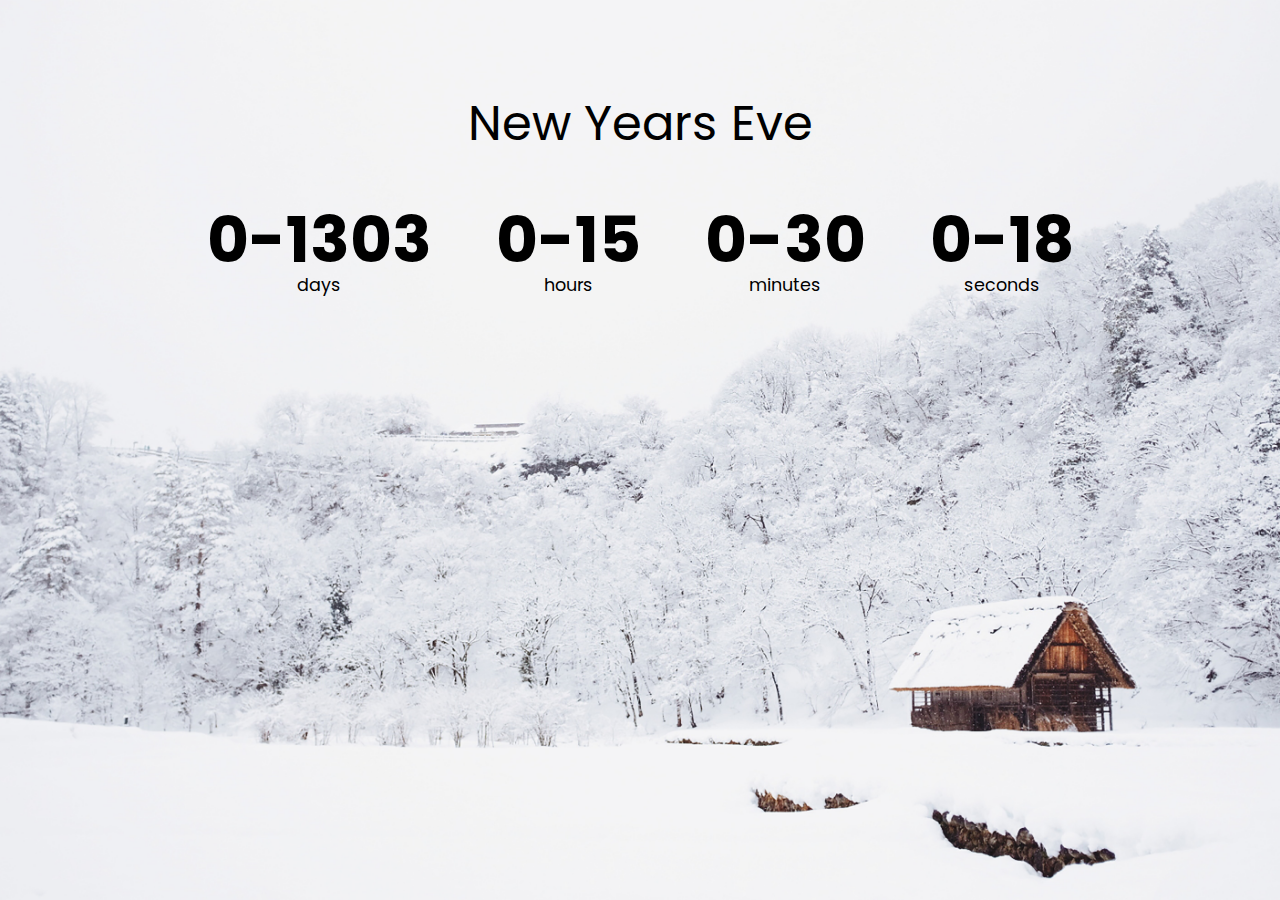
<file: countdown-timer/index.html>
<!DOCTYPE html>
<html lang="en">
<head>
    <meta charset="UTF-8">
    <meta http-equiv="X-UA-Compatible" content="IE=edge">
    <meta name="viewport" content="width=device-width, initial-scale=1.0">
    <title>Countdown Timer</title>
    <link rel="stylesheet" href="style.css">
    <script src="script.js" defer></script>
</head>
<body>
    <h1>New Years Eve</h1>
    <div class="countdown-container">
        <div class="container-ele days-container">
            <p class="big-text" id="days">0</p>
            <span>days</span>
        </div>
        <div class="container-ele hours-container">
            <p class="big-text" id="hours">0</p>
            <span>hours</span>
        </div>
        <div class="container-ele minutes-container">
            <p class="big-text" id="minutes">0</p>
            <span>minutes</span>
        </div>
        <div class="container-ele seconds-container">
            <p class="big-text" id="seconds">0</p>
            <span>seconds</span>
        </div>
    </div>
</body>
</html>
</file>
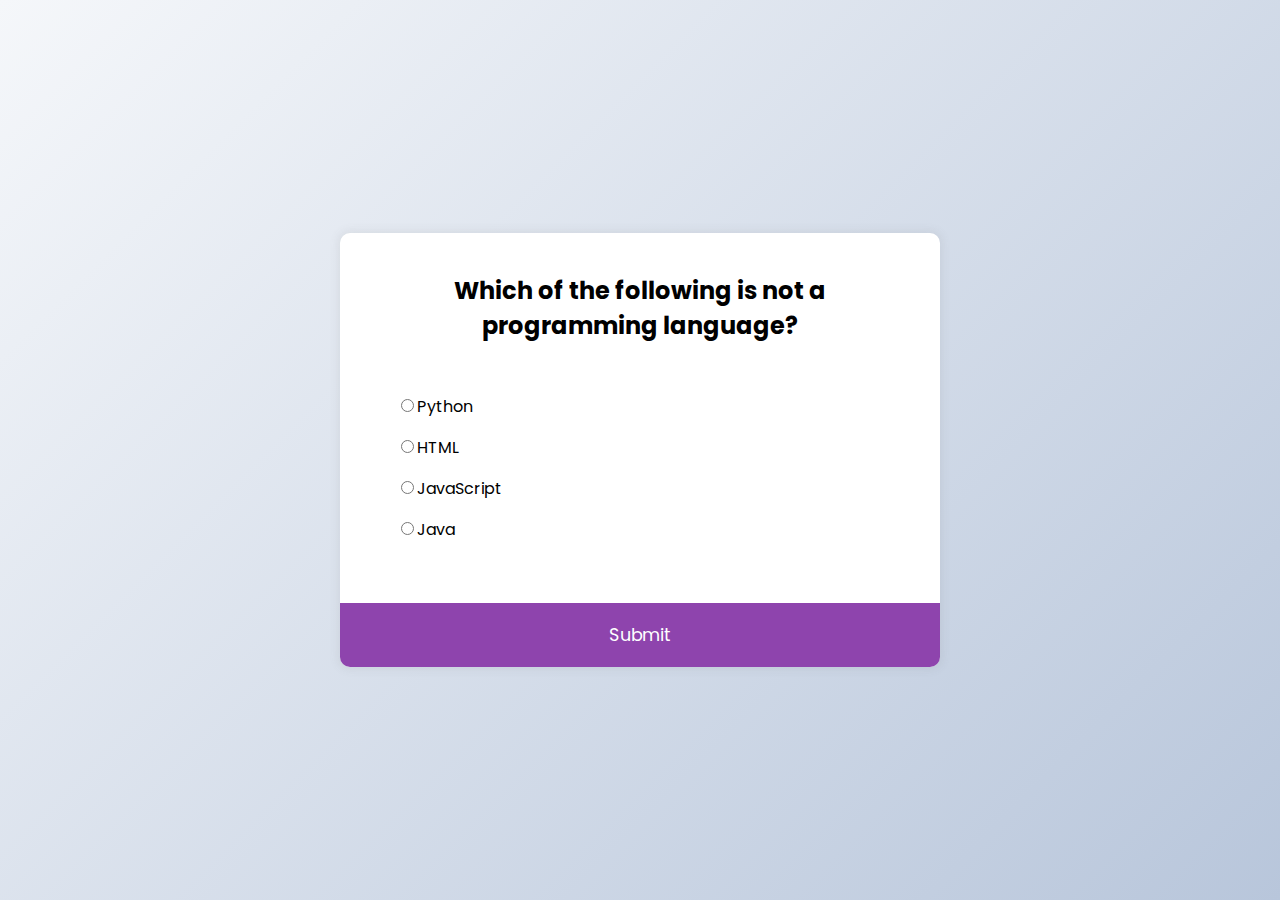
<file: quiz-app/index.html>
<!DOCTYPE html>
<html lang="en">
<head>
    <meta charset="UTF-8">
    <meta http-equiv="X-UA-Compatible" content="IE=edge">
    <meta name="viewport" content="width=device-width, initial-scale=1.0">
    <title>Quiz App</title>
    <link rel="stylesheet" href="style.css">
    <script src="script.js" defer></script>
</head>
<body>
    <div class="quiz-container" id="quiz">
        <div class="quiz-header">
            <h2 id="question">Question</h2>
            <ul>
                <!-- Only one 'radio' button in a group can be selected at the same time. -->
                <!-- The 'label' tag defines a text label for the tag. The label is a normal text, by clicking which, the user can select the form element. It facilitates the use of the form, since it is not always convenient to get into form elements with the cursor. -->
                <!-- The 'name' attribute specifies the name of an element. The name attribute is used to reference elements in a JavaScript, or to reference form data after a form is submitted. -->
                <li>
                    <input type="radio" id="a" name="answer" class="option"><label for="a" id="a_text">option</label>
                </li>   
                <li>
                    <input type="radio" id="b" name="answer" class="option"><label for="b" id="b_text">option</label>
                </li>
                <li>
                    <input type="radio" id="c" name="answer" class="option"><label for="c" id="c_text">option</label>
                </li>
                <li>
                    <input type="radio" id="d" name="answer" class="option"><label for="d" id="d_text">option</label>
                </li>
            </ul>
        </div>
        <button id="submit">Submit</button>
    </div>
</body>
</html>
</file>
<file: countdown-timer/style.css>
@import url('https://fonts.googleapis.com/css2?family=Poppins:wght@200;400;600&display=swap');

*{
    box-sizing: border-box;
}

body{
    font-family: 'Poppins', sans-serif;
    margin: 0;
    background-image: url("./snow.jpg");
    background-size: cover;
    background-position: center center;
    /* background-color: yellow; */
    min-height: 100vh;
    display: flex;
    flex-direction: column;
    /* justify-content: center; */
    align-items: center;
}

h1{
    font-size: 3rem;
    font-weight: normal;
    margin-top: 5.5rem;
}

.countdown-container{
    display: flex;
    /* for responsiveness */
    flex-wrap: wrap;
    align-items: center;
    justify-content: center;
    margin: 1rem 2rem;
}

.big-text{
    /* margin-top: -100px; */
    font-size: 4rem;
    line-height: 1;
    margin: 0 2rem;
    font-weight: bold;
}

.container-ele{
    text-align: center;
}

.container-ele span{
    font-size: 1.1rem;
}
</file>
<file: quiz-app/style.css>
@import url("https://fonts.googleapis.com/css2?family=Poppins:wght@200;400;600&display=swap");

* {
    box-sizing: border-box;
}

body {
    background-color: #b8c6db;
    background-image: linear-gradient(315deg, #b8c6db 0%, #f5f7fa 100%);
    display: flex;
    align-items: center;
    justify-content: center;
    font-family: "Poppins", sans-serif;
    margin: 0;
    min-height: 100vh;
}

.quiz-container {
    background-color: #fff;
    border-radius: 10px;
    box-shadow: 0 0 10px 2px rgba(100, 100, 100, 0.1);
    overflow: hidden;
    width: 600px;
    max-width: 100%;
}

.quiz-header {
    padding: 3.5rem;
    padding-top: 40px;
    padding-bottom: 45px;
}

h2 {
    padding: 1rem;
    padding-top: 0;
    padding-bottom: 35px;
    text-align: center;
    margin: 0;
}

ul {
    list-style-type: none;
    padding: 0;
    margin-bottom: 0;
}

ul li {
    font-size: 1rem;
    margin: 1rem 0;
}

ul li label {
    cursor: pointer;
}

button {
    background-color: #8e44ad;
    border: none;
    color: white;
    cursor: pointer;
    display: block;
    /* Remember the font of body has no effect on 'button' tag so we explicitly have to inherit the font family from it's parent element */
    font-family: inherit;
    font-size: 1.1rem;
    width: 100%;
    padding: 1.2rem;
    /* transition: 1s; */
}

button:hover {
    background-color: #732d91;
}

button:focus {
    background-color: #5e3370;
    outline: none;
}
</file>
